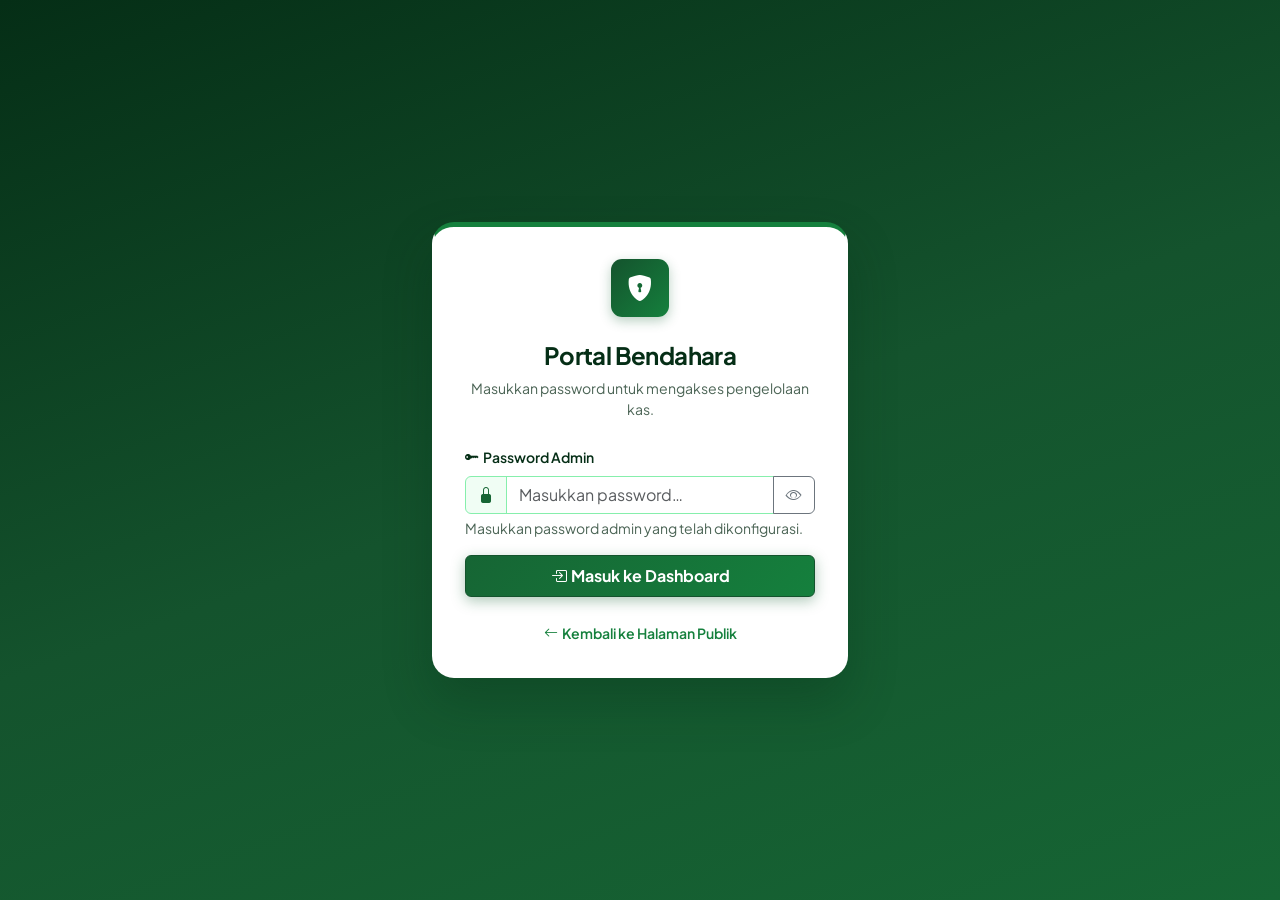
<file: admin.html>
<!DOCTYPE html>
<html lang="id">
<head>
  <meta charset="UTF-8">
  <meta name="viewport" content="width=device-width, initial-scale=1.0">
  <title>Dashboard Admin - Khodrat Bendahara</title>
  <link href="https://cdn.jsdelivr.net/npm/bootstrap@5.3.3/dist/css/bootstrap.min.css" rel="stylesheet">
  <link href="https://cdn.jsdelivr.net/npm/bootstrap-icons@1.11.3/font/bootstrap-icons.min.css" rel="stylesheet">
  <link href="assets/css/style.css" rel="stylesheet">
</head>
<body>

  <!-- Demo Banner -->
  <div id="demoNoticeBanner" class="demo-banner d-none">
    <i class="bi bi-exclamation-triangle-fill me-1"></i>
    Admin dalam <strong>Mode Demo (Data Lokal)</strong>.
    Hubungkan Google Spreadsheet di tab <strong>Pengaturan</strong>.
  </div>

  <!-- ══════════════════════════ HALAMAN LOGIN ══════════════════════════ -->
  <div id="loginScreen" class="d-none login-bg d-flex align-items-center justify-content-center py-5">
    <div class="container" style="max-width:440px;">
      <div class="login-card p-2">
        <div class="card-body p-4">

          <!-- Header Login -->
          <div class="text-center mb-4">
            <span class="brand-icon mx-auto mb-3" style="width:58px;height:58px;font-size:1.6rem;">
              <i class="bi bi-shield-lock-fill"></i>
            </span>
            <h4 class="fw-bold mt-2" style="color:var(--tx-heading);">Portal Bendahara</h4>
            <p style="color:var(--tx-muted);font-size:0.88rem;">Masukkan password untuk mengakses pengelolaan kas.</p>
          </div>

          <form id="formLogin">
            <div class="mb-3">
              <label for="adminPassword" class="form-label">
                <i class="bi bi-key-fill me-1"></i>Password Admin
              </label>
              <div class="input-group">
                <span class="input-group-text"><i class="bi bi-lock-fill"></i></span>
                <input type="password" class="form-control" id="adminPassword" placeholder="Masukkan password…" required>
                <button class="btn btn-outline-secondary" type="button" id="togglePasswordBtn">
                  <i class="bi bi-eye"></i>
                </button>
              </div>
              <div class="form-text mt-1" id="loginHint">
                <i class="bi bi-info-circle me-1"></i>Password default demo: <code>admin</code>
              </div>
            </div>

            <div id="loginError" class="alert alert-danger py-2 small d-none" role="alert"></div>

            <button type="submit" class="btn btn-green w-100 py-2" id="btnLoginSubmit">
              <span id="btnLoginText"><i class="bi bi-box-arrow-in-right me-1"></i>Masuk ke Dashboard</span>
              <span id="btnLoginSpinner" class="spinner-border spinner-border-sm d-none" role="status"></span>
            </button>
          </form>

          <div class="text-center mt-4">
            <a href="index.html" style="color:var(--g-700);font-size:0.88rem;font-weight:600;text-decoration:none;">
              <i class="bi bi-arrow-left me-1"></i>Kembali ke Halaman Publik
            </a>
          </div>
        </div>
      </div>
    </div>
  </div>

  <!-- ══════════════════════════ DASHBOARD ADMIN ══════════════════════════ -->
  <div id="adminApp" class="d-none">

    <!-- ── Navbar Admin ── -->
    <nav class="admin-navbar navbar navbar-expand-lg sticky-top py-2">
      <div class="container">
        <!-- Brand -->
        <a class="navbar-brand d-flex align-items-center gap-2 text-decoration-none" href="#">
          <span class="brand-icon"><i class="bi bi-wallet2"></i></span>
          <div class="lh-sm">
            <div class="fw-bold text-white" style="font-size:0.95rem;">Khodrat Bendahara</div>
            <div class="fw-semibold" style="font-size:0.7rem;color:var(--g-400);">
              <i class="bi bi-shield-check me-1"></i>Admin Panel
            </div>
          </div>
        </a>

        <div class="d-flex align-items-center gap-2 ms-auto">
          <!-- Filter Tahun -->
          <select class="admin-year-select form-select" id="adminFilterTahun"></select>
          <!-- Lihat Publik -->
          <a href="index.html" target="_blank"
             class="btn btn-admin-nav d-inline-flex align-items-center gap-1"
             title="Lihat Halaman Publik">
            <i class="bi bi-eye-fill"></i>
            <span class="d-none d-lg-inline">Publik</span>
          </a>
          <!-- Logout -->
          <button class="btn btn-admin-nav btn-admin-danger d-inline-flex align-items-center gap-1" id="btnLogout" title="Keluar dari Admin">
            <i class="bi bi-box-arrow-right"></i>
            <span class="d-none d-lg-inline">Keluar</span>
          </button>
        </div>
      </div>
    </nav>

    <!-- ── Main Admin ── -->
    <main class="py-4">
      <div class="container">

        <!-- Tab Navigasi -->
        <div class="d-flex flex-wrap align-items-center justify-content-between gap-3 mb-4">
          <ul class="nav nav-pills flex-wrap gap-1" id="adminTab" role="tablist">
            <li class="nav-item">
              <button class="nav-link active" data-bs-toggle="pill" data-bs-target="#tab-overview" type="button">
                <i class="bi bi-speedometer2 me-1"></i>Ringkasan
              </button>
            </li>
            <li class="nav-item">
              <button class="nav-link" data-bs-toggle="pill" data-bs-target="#tab-kas-masuk" type="button">
                <i class="bi bi-arrow-down-left-circle me-1"></i>Kas Masuk
              </button>
            </li>
            <li class="nav-item">
              <button class="nav-link" data-bs-toggle="pill" data-bs-target="#tab-kas-keluar" type="button">
                <i class="bi bi-arrow-up-right-circle me-1"></i>Kas Keluar
              </button>
            </li>
            <li class="nav-item">
              <button class="nav-link" data-bs-toggle="pill" data-bs-target="#tab-anggota" type="button">
                <i class="bi bi-people me-1"></i>Anggota
              </button>
            </li>
            <li class="nav-item">
              <button class="nav-link" data-bs-toggle="pill" data-bs-target="#tab-pengaturan" type="button">
                <i class="bi bi-gear me-1"></i>Pengaturan
              </button>
            </li>
          </ul>

          <button class="btn btn-outline-secondary btn-sm" id="btnAdminRefresh">
            <i class="bi bi-arrow-clockwise me-1" id="adminRefreshIcon"></i>Muat Ulang
          </button>
        </div>

        <!-- Tab Content -->
        <div class="tab-content" id="adminTabContent">

          <!-- ═══ TAB 1: OVERVIEW ═══ -->
          <div class="tab-pane fade show active" id="tab-overview" role="tabpanel">

            <!-- Kartu Stat Overview -->
            <div class="row g-3 mb-4">
              <div class="col-md-4">
                <div class="card stat-card h-100 border-0">
                  <div class="card-body p-4 d-flex justify-content-between align-items-center gap-3">
                    <div>
                      <div class="card-label mb-1">Total Pemasukan</div>
                      <div class="fw-bold mb-1" id="ovStatMasuk" style="font-size:1.5rem;color:var(--clr-income);">Rp 0</div>
                      <div style="font-size:0.8rem;color:var(--tx-muted);" id="ovSubMasuk">0 transaksi</div>
                    </div>
                    <div class="icon-box" style="background:var(--clr-income-bg);color:var(--clr-income);">
                      <i class="bi bi-arrow-down-left-circle-fill"></i>
                    </div>
                  </div>
                </div>
              </div>
              <div class="col-md-4">
                <div class="card stat-card h-100 border-0">
                  <div class="card-body p-4 d-flex justify-content-between align-items-center gap-3">
                    <div>
                      <div class="card-label mb-1">Total Pengeluaran</div>
                      <div class="fw-bold mb-1" id="ovStatKeluar" style="font-size:1.5rem;color:var(--clr-expense);">Rp 0</div>
                      <div style="font-size:0.8rem;color:var(--tx-muted);" id="ovSubKeluar">0 pengeluaran</div>
                    </div>
                    <div class="icon-box" style="background:var(--clr-expense-bg);color:var(--clr-expense);">
                      <i class="bi bi-arrow-up-right-circle-fill"></i>
                    </div>
                  </div>
                </div>
              </div>
              <div class="col-md-4">
                <div class="card stat-card stat-saldo h-100 border-0">
                  <div class="card-body p-4 d-flex justify-content-between align-items-center gap-3">
                    <div>
                      <div class="d-flex align-items-center gap-2 mb-1">
                        <span class="card-label">Saldo Aktual</span>
                        <span class="saldo-badge">TERSEDIA</span>
                      </div>
                      <div class="card-value fw-bold mb-1" style="font-size:1.5rem;" id="ovStatSaldo">Rp 0</div>
                      <div class="card-sub" style="font-size:0.8rem;">Total akumulasi dana</div>
                    </div>
                    <div class="icon-box"><i class="bi bi-safe2-fill"></i></div>
                  </div>
                </div>
              </div>
            </div>

            <!-- Aksi Cepat -->
            <div class="content-card mb-4">
              <div class="card-header">
                <div class="card-title">
                  <i class="bi bi-lightning-charge-fill" style="color:var(--clr-amber);"></i>
                  Aksi Cepat Bendahara
                </div>
              </div>
              <div class="card-body d-flex flex-wrap gap-2">
                <button class="btn btn-green d-inline-flex align-items-center gap-2" onclick="openModalTambahKasMasuk()">
                  <i class="bi bi-plus-circle-fill"></i>Catat Kas Masuk Manual
                </button>
                <button class="btn btn-danger d-inline-flex align-items-center gap-2" onclick="openModalTambahKasKeluar()">
                  <i class="bi bi-dash-circle-fill"></i>Catat Pengeluaran Baru
                </button>
                <button class="btn btn-outline-green d-inline-flex align-items-center gap-2" onclick="openModalTambahAnggota()">
                  <i class="bi bi-person-plus-fill"></i>Tambah Anggota
                </button>
                <a href="index.html" target="_blank" class="btn btn-outline-secondary d-inline-flex align-items-center gap-2">
                  <i class="bi bi-eye"></i>Cek Tampilan Publik
                </a>
              </div>
            </div>
          </div>

          <!-- ═══ TAB 2: KAS MASUK ═══ -->
          <div class="tab-pane fade" id="tab-kas-masuk" role="tabpanel">

            <!-- Matriks Checklist -->
            <div class="content-card mb-4">
              <div class="card-header d-flex flex-wrap align-items-start justify-content-between gap-2">
                <div>
                  <div class="card-title">
                    <i class="bi bi-grid-3x3-gap-fill" style="color:var(--g-700);"></i>
                    Matriks Checklist Kas Masuk
                  </div>
                  <div class="card-subtitle">Klik tombol bulan untuk mengubah status Lunas / Belum Lunas secara instan.</div>
                </div>
                <button class="btn btn-green btn-sm d-inline-flex align-items-center gap-1" onclick="openModalTambahKasMasuk()">
                  <i class="bi bi-pencil-square"></i>Input Manual
                </button>
              </div>
              <div class="card-body p-0">
                <div class="table-matrix-wrapper">
                  <table class="table table-bordered table-matrix mb-0">
                    <thead class="thead-green">
                      <tr>
                        <th><i class="bi bi-person-fill me-1"></i>Nama Anggota</th>
                        <th>Jan</th><th>Feb</th><th>Mar</th><th>Apr</th><th>Mei</th><th>Jun</th>
                        <th>Jul</th><th>Agu</th><th>Sep</th><th>Okt</th><th>Nov</th><th>Des</th>
                        <th><i class="bi bi-coin me-1"></i>Terbayar</th>
                      </tr>
                    </thead>
                    <tbody id="adminTableMatrixBody"></tbody>
                  </table>
                </div>
              </div>
            </div>

            <!-- Riwayat Kas Masuk -->
            <div class="content-card">
              <div class="card-header d-flex flex-wrap align-items-center justify-content-between gap-2">
                <div class="card-title">
                  <i class="bi bi-clock-history" style="color:var(--g-700);"></i>
                  Riwayat Detail Transaksi Kas Masuk
                </div>
                <div class="input-group input-group-sm" style="width:210px;">
                  <span class="input-group-text"><i class="bi bi-search"></i></span>
                  <input type="text" id="searchRiwayatKasMasuk" class="form-control" placeholder="Cari nama anggota…">
                </div>
              </div>
              <div class="card-body p-0">
                <div class="table-responsive">
                  <table class="table table-hover align-middle mb-0">
                    <thead class="thead-green">
                      <tr>
                        <th class="ps-3"><i class="bi bi-calendar-date me-1"></i>Tanggal</th>
                        <th><i class="bi bi-person me-1"></i>Nama Anggota</th>
                        <th><i class="bi bi-calendar-month me-1"></i>Periode</th>
                        <th class="text-end"><i class="bi bi-cash-coin me-1"></i>Nominal</th>
                        <th><i class="bi bi-credit-card me-1"></i>Metode</th>
                        <th><i class="bi bi-chat-left-text me-1"></i>Keterangan</th>
                        <th class="text-center" style="width:70px;"><i class="bi bi-tools me-1"></i>Aksi</th>
                      </tr>
                    </thead>
                    <tbody id="tableRiwayatKasMasukBody"></tbody>
                  </table>
                </div>
              </div>
            </div>
          </div>

          <!-- ═══ TAB 3: KAS KELUAR ═══ -->
          <div class="tab-pane fade" id="tab-kas-keluar" role="tabpanel">
            <div class="content-card">
              <div class="card-header d-flex flex-wrap align-items-start justify-content-between gap-2">
                <div>
                  <div class="card-title">
                    <i class="bi bi-receipt-cutoff" style="color:var(--clr-expense);"></i>
                    Daftar Pengeluaran Dana
                  </div>
                  <div class="card-subtitle">Kelola seluruh rincian uang kas yang dikeluarkan.</div>
                </div>
                <button class="btn btn-danger btn-sm d-inline-flex align-items-center gap-1" onclick="openModalTambahKasKeluar()">
                  <i class="bi bi-plus-lg"></i>Tambah Pengeluaran
                </button>
              </div>
              <div class="card-body p-0">
                <div class="table-responsive">
                  <table class="table table-hover align-middle mb-0">
                    <thead class="thead-green">
                      <tr>
                        <th class="ps-3" style="width:120px;"><i class="bi bi-calendar-date me-1"></i>Tanggal</th>
                        <th><i class="bi bi-tag me-1"></i>Kategori</th>
                        <th><i class="bi bi-card-text me-1"></i>Keperluan</th>
                        <th class="text-end" style="width:130px;"><i class="bi bi-cash-coin me-1"></i>Nominal</th>
                        <th><i class="bi bi-person-badge me-1"></i>Penanggung Jawab</th>
                        <th class="text-center" style="width:85px;"><i class="bi bi-image me-1"></i>Bukti</th>
                        <th class="text-center" style="width:70px;"><i class="bi bi-tools me-1"></i>Aksi</th>
                      </tr>
                    </thead>
                    <tbody id="adminTablePengeluaranBody"></tbody>
                  </table>
                </div>
                <div id="adminEmptyPengeluaran" class="empty-state d-none">
                  <i class="bi bi-folder2-open empty-icon"></i>
                  <p>Belum ada catatan pengeluaran untuk periode ini.</p>
                </div>
              </div>
            </div>
          </div>

          <!-- ═══ TAB 4: DATA ANGGOTA ═══ -->
          <div class="tab-pane fade" id="tab-anggota" role="tabpanel">
            <div class="content-card">
              <div class="card-header d-flex flex-wrap align-items-start justify-content-between gap-2">
                <div>
                  <div class="card-title">
                    <i class="bi bi-people-fill" style="color:var(--g-700);"></i>
                    Manajemen Anggota Kas
                  </div>
                  <div class="card-subtitle">Daftar anggota yang terdaftar dalam iuran kas.</div>
                </div>
                <button class="btn btn-green btn-sm d-inline-flex align-items-center gap-1" onclick="openModalTambahAnggota()">
                  <i class="bi bi-person-plus-fill"></i>Tambah Anggota
                </button>
              </div>
              <div class="card-body p-0">
                <div class="table-responsive">
                  <table class="table table-hover align-middle mb-0">
                    <thead class="thead-green">
                      <tr>
                        <th class="ps-3" style="width:80px;"><i class="bi bi-hash me-1"></i>ID</th>
                        <th><i class="bi bi-person me-1"></i>Nama Anggota</th>
                        <th><i class="bi bi-whatsapp me-1"></i>No. WhatsApp / HP</th>
                        <th><i class="bi bi-toggle-on me-1"></i>Status</th>
                        <th class="text-center" style="width:120px;"><i class="bi bi-tools me-1"></i>Aksi</th>
                      </tr>
                    </thead>
                    <tbody id="adminTableAnggotaBody"></tbody>
                  </table>
                </div>
              </div>
            </div>
          </div>

          <!-- ═══ TAB 5: PENGATURAN ═══ -->
          <div class="tab-pane fade" id="tab-pengaturan" role="tabpanel">
            <div class="row g-4">

              <!-- Kol Kiri: Integrasi GAS -->
              <div class="col-lg-7">
                <div class="content-card h-100">
                  <div class="card-header">
                    <div class="card-title">
                      <i class="bi bi-table" style="color:var(--clr-income);"></i>
                      Integrasi Google Spreadsheet
                    </div>
                    <div class="card-subtitle">Hubungkan ke Google Apps Script Web App sebagai database.</div>
                  </div>
                  <div class="card-body">
                    <p style="color:var(--tx-muted);font-size:0.88rem;">
                      Seluruh data kas akan tersimpan di Google Drive Anda secara otomatis. Tanpa biaya hosting tambahan.
                    </p>
                    <form id="formApiUrl" class="mb-4">
                      <div class="mb-3">
                        <label class="form-label">
                          <i class="bi bi-link-45deg me-1"></i>Web App URL Google Apps Script
                        </label>
                        <div class="input-group">
                          <span class="input-group-text"><i class="bi bi-globe"></i></span>
                          <input type="url" class="form-control" id="inputGasUrl" placeholder="https://script.google.com/macros/s/…/exec">
                        </div>
                        <div class="form-text">Kosongkan untuk kembali ke Mode Demo (data lokal browser).</div>
                      </div>
                      <div class="d-flex gap-2">
                        <button type="submit" class="btn btn-green btn-sm px-3">
                          <i class="bi bi-floppy-fill me-1"></i>Simpan URL API
                        </button>
                        <button type="button" class="btn btn-outline-secondary btn-sm" id="btnTestApi">
                          <i class="bi bi-wifi me-1"></i>Uji Koneksi
                        </button>
                      </div>
                    </form>

                    <div class="alert alert-info border-0 p-3 mb-0" style="font-size:0.85rem;">
                      <strong><i class="bi bi-info-circle-fill me-1"></i>Cara Setup Cepat:</strong>
                      <ol class="mb-0 ps-3 mt-2">
                        <li>Buka Google Sheets baru di <em>sheets.new</em>.</li>
                        <li>Pilih <strong>Ekstensi &gt; Apps Script</strong>.</li>
                        <li>Paste seluruh isi file <code>google-apps-script/Code.gs</code>.</li>
                        <li>Klik <strong>Deploy &gt; New deployment &gt; Web app</strong>.</li>
                        <li>Pilih <em>Who has access: <strong>Anyone</strong></em>, salin URL → tempel di atas.</li>
                      </ol>
                    </div>
                  </div>
                </div>
              </div>

              <!-- Kol Kanan: Pengaturan Kas & Akun -->
              <div class="col-lg-5 d-flex flex-column gap-4">

                <!-- Info Kas -->
                <div class="content-card">
                  <div class="card-header">
                    <div class="card-title">
                      <i class="bi bi-sliders" style="color:var(--g-700);"></i>
                      Info &amp; Iuran Kas
                    </div>
                  </div>
                  <div class="card-body">
                    <form id="formPengaturanKas">
                      <div class="mb-3">
                        <label class="form-label"><i class="bi bi-building me-1"></i>Nama Organisasi / Kas</label>
                        <input type="text" class="form-control" id="setOrgName" required>
                      </div>
                      <div class="mb-3">
                        <label class="form-label"><i class="bi bi-cash-coin me-1"></i>Besaran Iuran per Bulan (Rp)</label>
                        <div class="input-group">
                          <span class="input-group-text">Rp</span>
                          <input type="number" class="form-control" id="setIuranNominal" required>
                        </div>
                      </div>
                      <button type="submit" class="btn btn-green btn-sm px-3">
                        <i class="bi bi-floppy-fill me-1"></i>Simpan Pengaturan
                      </button>
                    </form>
                  </div>
                </div>

                <!-- Ganti Password -->
                <div class="content-card">
                  <div class="card-header">
                    <div class="card-title">
                      <i class="bi bi-shield-lock-fill" style="color:var(--clr-amber);"></i>
                      Ganti Password Admin
                    </div>
                  </div>
                  <div class="card-body">
                    <form id="formGantiPassword">
                      <div class="mb-3">
                        <label class="form-label"><i class="bi bi-key-fill me-1"></i>Password Baru</label>
                        <input type="password" class="form-control" id="setNewPassword" required minlength="4" placeholder="Minimal 4 karakter…">
                      </div>
                      <button type="submit" class="btn btn-warning btn-sm px-3">
                        <i class="bi bi-key me-1"></i>Perbarui Password
                      </button>
                    </form>
                  </div>
                </div>

                <!-- Reset Demo -->
                <div class="content-card">
                  <div class="card-body">
                    <h6 class="fw-bold mb-1" style="color:var(--clr-expense);">
                      <i class="bi bi-exclamation-triangle-fill me-1"></i>Reset Data Demo
                    </h6>
                    <p class="form-text mb-3">Kembalikan data simulasi ke kondisi awal (hanya Mode Demo).</p>
                    <button class="btn btn-outline-danger btn-sm" id="btnResetDemo">
                      <i class="bi bi-arrow-counterclockwise me-1"></i>Reset Data Demo
                    </button>
                  </div>
                </div>

              </div>
            </div>
          </div>

        </div><!-- /tab-content -->
      </div>
    </main>
  </div><!-- /adminApp -->

  <!-- ═════════════════════ MODALS ═════════════════════ -->

  <!-- Modal Catat Kas Masuk -->
  <div class="modal fade" id="modalTambahKasMasuk" tabindex="-1">
    <div class="modal-dialog">
      <div class="modal-content">
        <div class="modal-header">
          <h5 class="modal-title">
            <i class="bi bi-plus-circle-fill me-2" style="color:var(--clr-income);"></i>Catat Kas Masuk
          </h5>
          <button type="button" class="btn-close" data-bs-dismiss="modal"></button>
        </div>
        <form id="formTambahKasMasuk">
          <div class="modal-body">
            <div class="mb-3">
              <label class="form-label"><i class="bi bi-person me-1"></i>Pilih Anggota</label>
              <select class="form-select" id="kmInputAnggota" required></select>
            </div>
            <div class="row g-2 mb-3">
              <div class="col-6">
                <label class="form-label"><i class="bi bi-calendar-month me-1"></i>Untuk Bulan</label>
                <select class="form-select" id="kmInputBulan" required>
                  <option value="1">Januari</option><option value="2">Februari</option>
                  <option value="3">Maret</option><option value="4">April</option>
                  <option value="5">Mei</option><option value="6">Juni</option>
                  <option value="7">Juli</option><option value="8">Agustus</option>
                  <option value="9">September</option><option value="10">Oktober</option>
                  <option value="11">November</option><option value="12">Desember</option>
                </select>
              </div>
              <div class="col-6">
                <label class="form-label"><i class="bi bi-calendar-year me-1"></i>Tahun</label>
                <input type="number" class="form-control" id="kmInputTahun" required>
              </div>
            </div>
            <div class="row g-2 mb-3">
              <div class="col-6">
                <label class="form-label"><i class="bi bi-cash-coin me-1"></i>Nominal (Rp)</label>
                <div class="input-group">
                  <span class="input-group-text">Rp</span>
                  <input type="number" class="form-control" id="kmInputNominal" required>
                </div>
              </div>
              <div class="col-6">
                <label class="form-label"><i class="bi bi-credit-card me-1"></i>Metode Bayar</label>
                <select class="form-select" id="kmInputMetode">
                  <option value="Tunai">Tunai</option>
                  <option value="Transfer">Transfer Bank / QRIS</option>
                </select>
              </div>
            </div>
            <div class="mb-3">
              <label class="form-label"><i class="bi bi-calendar-date me-1"></i>Tanggal Bayar</label>
              <input type="date" class="form-control" id="kmInputTanggal" required>
            </div>
            <div class="mb-3">
              <label class="form-label"><i class="bi bi-chat-left-text me-1"></i>Keterangan (Opsional)</label>
              <input type="text" class="form-control" id="kmInputKeterangan" placeholder="Misal: Titip lewat si A">
            </div>
          </div>
          <div class="modal-footer">
            <button type="button" class="btn btn-secondary btn-sm" data-bs-dismiss="modal">
              <i class="bi bi-x-lg me-1"></i>Batal
            </button>
            <button type="submit" class="btn btn-green btn-sm px-3" id="btnSubmitKasMasuk">
              <i class="bi bi-check-lg me-1"></i>Simpan Transaksi
            </button>
          </div>
        </form>
      </div>
    </div>
  </div>

  <!-- Modal Catat Kas Keluar -->
  <div class="modal fade" id="modalTambahKasKeluar" tabindex="-1">
    <div class="modal-dialog">
      <div class="modal-content">
        <div class="modal-header">
          <h5 class="modal-title">
            <i class="bi bi-dash-circle-fill me-2" style="color:var(--clr-expense);"></i>Catat Pengeluaran Dana
          </h5>
          <button type="button" class="btn-close" data-bs-dismiss="modal"></button>
        </div>
        <form id="formTambahKasKeluar">
          <div class="modal-body">
            <div class="mb-3">
              <label class="form-label"><i class="bi bi-card-text me-1"></i>Keperluan / Kebutuhan</label>
              <input type="text" class="form-control" id="kkInputKeperluan" placeholder="Misal: Pembelian konsumsi rapat bulanan" required>
            </div>
            <div class="row g-2 mb-3">
              <div class="col-6">
                <label class="form-label"><i class="bi bi-tag me-1"></i>Kategori</label>
                <input type="text" class="form-control" id="kkInputKategori" list="kategoriList" placeholder="Pilih / Ketik…" required>
                <datalist id="kategoriList">
                  <option value="Konsumsi"><option value="Operasional">
                  <option value="Sosial"><option value="Perlengkapan">
                  <option value="Kegiatan"><option value="Lainnya">
                </datalist>
              </div>
              <div class="col-6">
                <label class="form-label"><i class="bi bi-cash-coin me-1"></i>Nominal (Rp)</label>
                <div class="input-group">
                  <span class="input-group-text">Rp</span>
                  <input type="number" class="form-control" id="kkInputNominal" placeholder="0" required>
                </div>
              </div>
            </div>
            <div class="row g-2 mb-3">
              <div class="col-6">
                <label class="form-label"><i class="bi bi-calendar-date me-1"></i>Tanggal</label>
                <input type="date" class="form-control" id="kkInputTanggal" required>
              </div>
              <div class="col-6">
                <label class="form-label"><i class="bi bi-person-badge me-1"></i>Penanggung Jawab</label>
                <input type="text" class="form-control" id="kkInputPj" placeholder="Nama yang membelanjakan">
              </div>
            </div>
            <div class="mb-3">
              <label class="form-label"><i class="bi bi-image me-1"></i>Tautan Bukti Nota / Foto (Opsional)</label>
              <input type="url" class="form-control" id="kkInputBuktiUrl" placeholder="https://drive.google.com/… atau tautan gambar">
              <div class="form-text">Gunakan link Google Drive publik, Imgur, atau cloud lain.</div>
            </div>
            <div class="mb-3">
              <label class="form-label"><i class="bi bi-chat-left-text me-1"></i>Keterangan Tambahan (Opsional)</label>
              <textarea class="form-control" id="kkInputKeterangan" rows="2" placeholder="Rincian tambahan…"></textarea>
            </div>
          </div>
          <div class="modal-footer">
            <button type="button" class="btn btn-secondary btn-sm" data-bs-dismiss="modal">
              <i class="bi bi-x-lg me-1"></i>Batal
            </button>
            <button type="submit" class="btn btn-danger btn-sm px-3" id="btnSubmitKasKeluar">
              <i class="bi bi-check-lg me-1"></i>Simpan Pengeluaran
            </button>
          </div>
        </form>
      </div>
    </div>
  </div>

  <!-- Modal Tambah / Edit Anggota -->
  <div class="modal fade" id="modalAnggota" tabindex="-1">
    <div class="modal-dialog">
      <div class="modal-content">
        <div class="modal-header">
          <h5 class="modal-title" id="modalAnggotaTitle">
            <i class="bi bi-person-plus-fill me-2" style="color:var(--g-700);"></i>Tambah Anggota
          </h5>
          <button type="button" class="btn-close" data-bs-dismiss="modal"></button>
        </div>
        <form id="formAnggota">
          <input type="hidden" id="anggotaEditId">
          <div class="modal-body">
            <div class="mb-3">
              <label class="form-label"><i class="bi bi-person me-1"></i>Nama Lengkap</label>
              <input type="text" class="form-control" id="anggotaInputNama" required placeholder="Nama anggota">
            </div>
            <div class="mb-3">
              <label class="form-label"><i class="bi bi-whatsapp me-1"></i>Nomor WhatsApp / HP</label>
              <div class="input-group">
                <span class="input-group-text"><i class="bi bi-telephone"></i></span>
                <input type="tel" class="form-control" id="anggotaInputNoHp" placeholder="08xxxxxxxxxx">
              </div>
            </div>
            <div class="mb-3">
              <label class="form-label"><i class="bi bi-toggle-on me-1"></i>Status Anggota</label>
              <select class="form-select" id="anggotaInputStatus">
                <option value="Aktif">Aktif</option>
                <option value="Nonaktif">Nonaktif</option>
              </select>
            </div>
          </div>
          <div class="modal-footer">
            <button type="button" class="btn btn-secondary btn-sm" data-bs-dismiss="modal">
              <i class="bi bi-x-lg me-1"></i>Batal
            </button>
            <button type="submit" class="btn btn-green btn-sm px-3" id="btnSubmitAnggota">
              <i class="bi bi-check-lg me-1"></i>Simpan
            </button>
          </div>
        </form>
      </div>
    </div>
  </div>

  <script src="https://cdn.jsdelivr.net/npm/bootstrap@5.3.3/dist/js/bootstrap.bundle.min.js"></script>
  <script src="assets/js/config.js"></script>
  <script src="assets/js/api.js"></script>
  <script src="assets/js/admin.js"></script>
</body>
</html>
</file>
<file: assets/css/style.css>
/* =========================================================
   Khodrat Bendahara - Forest Green Professional Theme
   Hijau Petang · Kontras Tinggi · Bootstrap Icons
   ========================================================= */

@import url('https://fonts.googleapis.com/css2?family=Plus+Jakarta+Sans:wght@400;500;600;700;800&display=swap');

:root {
  /* ── Forest Green Palette ── */
  --g-950: #052e16;  /* hitam hijau, teks utama dark bg */
  --g-900: #14532d;  /* hijau gelap pekat */
  --g-800: #166534;  /* hijau petang utama */
  --g-700: #15803d;  /* primary CTA */
  --g-600: #16a34a;  /* hover/aksen */
  --g-500: #22c55e;  /* highlight aktif */
  --g-400: #4ade80;
  --g-200: #bbf7d0;
  --g-100: #dcfce7;
  --g-50:  #f0fdf4;

  /* ── Semantic Status ── */
  --clr-income:      #16a34a;   /* pemasukan */
  --clr-income-bg:   #dcfce7;
  --clr-expense:     #b91c1c;   /* pengeluaran */
  --clr-expense-bg:  #fee2e2;
  --clr-amber:       #d97706;
  --clr-amber-bg:    #fef3c7;
  --clr-info:        #0369a1;
  --clr-info-bg:     #e0f2fe;

  /* ── Neutral / Surface ── */
  --bg-app:          #f3f8f5;   /* latar halaman, tinted hijau sangat pucat */
  --surface:         #ffffff;
  --surface-2:       #f0fdf4;   /* card header / strip */
  --border:          #d1fae5;   /* border halus */
  --border-strong:   #86efac;

  /* ── Teks (kontras tinggi) ── */
  --tx-heading:  #052e16;   /* teks judul di bg terang */
  --tx-body:     #1a2e1d;   /* teks isi di bg terang */
  --tx-muted:    #4b6455;   /* teks sekunder di bg terang */
  --tx-on-dark:  #ffffff;   /* teks di bg hijau gelap */
  --tx-on-dark-2: #bbf7d0; /* teks sekunder di bg hijau gelap */

  /* ── Radius ── */
  --r-sm:  8px;
  --r-md:  12px;
  --r-lg:  16px;
  --r-xl:  22px;

  /* ── Shadows ── */
  --sh-card:  0 2px 12px rgba(5, 46, 22, 0.06), 0 1px 3px rgba(5, 46, 22, 0.04);
  --sh-hover: 0 10px 28px rgba(5, 46, 22, 0.12), 0 3px 8px rgba(5, 46, 22, 0.06);
  --sh-glow:  0 4px 14px rgba(22, 101, 52, 0.35);
}

/* ══════════════ Base ══════════════ */
*, *::before, *::after { box-sizing: border-box; }

body {
  font-family: 'Plus Jakarta Sans', -apple-system, BlinkMacSystemFont, 'Segoe UI', Roboto, sans-serif;
  background-color: var(--bg-app);
  color: var(--tx-body);
  min-height: 100vh;
  display: flex;
  flex-direction: column;
  -webkit-font-smoothing: antialiased;
}

main { flex: 1 0 auto; }

h1, h2, h3, h4, h5, h6 {
  color: var(--tx-heading);
  font-weight: 700;
  letter-spacing: -0.025em;
}

a { color: var(--g-700); }
a:hover { color: var(--g-600); }

/* ══════════════ Navbar (Putih + garis bawah hijau) ══════════════ */
.navbar-green {
  background-color: var(--surface);
  border-bottom: 2px solid var(--border);
  box-shadow: 0 2px 10px rgba(5, 46, 22, 0.05);
}

.navbar-brand { font-weight: 800; letter-spacing: -0.5px; }

/* Brand icon – latar hijau gelap, ikon putih */
.brand-icon {
  background: linear-gradient(135deg, var(--g-900) 0%, var(--g-700) 100%);
  color: var(--tx-on-dark);
  width: 42px; height: 42px;
  border-radius: 11px;
  display: inline-flex;
  align-items: center; justify-content: center;
  font-size: 1.2rem;
  box-shadow: 0 4px 12px rgba(22, 101, 52, 0.3);
  flex-shrink: 0;
}

/* Nav links – teks gelap di bg putih */
.nav-link {
  color: var(--tx-muted) !important;
  font-weight: 600;
  font-size: 0.9rem;
  padding: 0.5rem 0.85rem !important;
  border-radius: var(--r-sm);
  transition: all 0.2s;
}
.nav-link:hover, .nav-link.active {
  color: var(--g-800) !important;
  background-color: var(--g-50);
}

/* ══════════════ Hero Banner (Hijau Petang) ══════════════ */
.hero-green {
  background: linear-gradient(135deg, var(--g-950) 0%, var(--g-900) 45%, var(--g-800) 100%);
  border-radius: var(--r-xl);
  position: relative;
  overflow: hidden;
  border: 1px solid rgba(255,255,255,0.08);
  box-shadow: 0 12px 32px rgba(5, 46, 22, 0.22);
}
.hero-green::before {
  content: "";
  position: absolute; top: -70px; right: -70px;
  width: 300px; height: 300px; border-radius: 50%;
  background: radial-gradient(circle, rgba(74, 222, 128, 0.2) 0%, transparent 70%);
  pointer-events: none;
}
.hero-green::after {
  content: "";
  position: absolute; bottom: -90px; left: 15%;
  width: 260px; height: 260px; border-radius: 50%;
  background: radial-gradient(circle, rgba(255,255,255,0.08) 0%, transparent 70%);
  pointer-events: none;
}

/* Teks di dalam hero – SELALU PUTIH dengan kontras cukup */
.hero-green .hero-label {
  display: inline-flex; align-items: center; gap: 6px;
  background: rgba(255,255,255,0.15);
  color: var(--tx-on-dark);
  border: 1px solid rgba(255,255,255,0.25);
  padding: 0.4rem 1rem;
  border-radius: 9999px;
  font-size: 0.82rem; font-weight: 600;
}
.hero-green .hero-title {
  color: var(--tx-on-dark) !important;
  text-shadow: 0 2px 8px rgba(0,0,0,0.25);
}
.hero-green .hero-desc {
  color: var(--tx-on-dark-2);
  font-size: 0.97rem; line-height: 1.65;
}
.hero-green .hero-meta {
  display: inline-flex; align-items: center; gap: 8px;
  background: rgba(255,255,255,0.12);
  border: 1px solid rgba(255,255,255,0.2);
  color: var(--tx-on-dark);
  padding: 0.5rem 1rem; border-radius: 10px;
  font-size: 0.84rem; font-weight: 500;
}
.hero-green .hero-meta strong { color: var(--g-400); }

/* ══════════════ Stat Cards ══════════════ */
.stat-card {
  background: var(--surface);
  border-radius: var(--r-lg);
  border: 1px solid var(--border);
  box-shadow: var(--sh-card);
  transition: transform 0.2s cubic-bezier(.16,1,.3,1), box-shadow 0.2s;
  overflow: hidden;
}
.stat-card:hover { transform: translateY(-3px); box-shadow: var(--sh-hover); }

.stat-card .card-label {
  color: var(--tx-muted);
  font-size: 0.78rem;
  font-weight: 700;
  text-transform: uppercase;
  letter-spacing: 0.06em;
}

.icon-box {
  width: 52px; height: 52px;
  border-radius: 13px;
  display: flex; align-items: center; justify-content: center;
  font-size: 1.5rem;
  flex-shrink: 0;
}

/* Kartu Saldo Utama – hijau petang */
.stat-saldo {
  background: linear-gradient(135deg, var(--g-900) 0%, var(--g-800) 60%, var(--g-700) 100%);
  border: 1px solid rgba(255,255,255,0.1);
  box-shadow: 0 8px 24px rgba(5, 46, 22, 0.28);
}
.stat-saldo .card-label { color: var(--g-200) !important; }
.stat-saldo .card-value { color: var(--tx-on-dark) !important; }
.stat-saldo .card-sub   { color: var(--tx-on-dark-2) !important; }
.stat-saldo .icon-box {
  background: rgba(255,255,255,0.15);
  color: var(--g-400);
}
.saldo-badge {
  background: rgba(255,255,255,0.18);
  color: #ffffff;
  font-size: 0.7rem; font-weight: 700;
  padding: 2px 8px;
  border-radius: 6px;
  letter-spacing: 0.04em;
}

/* ══════════════ Content Cards ══════════════ */
.content-card {
  border-radius: var(--r-lg);
  border: 1px solid var(--border);
  background: var(--surface);
  box-shadow: var(--sh-card);
  overflow: hidden;
}
.content-card .card-header {
  background: var(--surface-2);
  border-bottom: 1px solid var(--border);
  padding: 1.1rem 1.4rem;
}
.content-card .card-header .card-title {
  color: var(--tx-heading);
  font-size: 1rem;
  font-weight: 700;
  margin: 0;
  display: flex; align-items: center; gap: 8px;
}
.content-card .card-header .card-subtitle {
  color: var(--tx-muted);
  font-size: 0.82rem;
  margin-top: 2px;
}
.content-card .card-body { padding: 1.4rem; }
.content-card .card-footer {
  background: var(--surface-2);
  border-top: 1px solid var(--border);
  padding: 0.85rem 1.4rem;
}

/* ══════════════ Filter Tahun (Landing Page) ══════════════ */
.form-select.fw-semibold {
  padding: 0.45rem 2.2rem 0.45rem 0.75rem; /* Padding kanan lebih besar untuk arrow */
}

/* ══════════════ Tabel Umum ══════════════ */
/* Header tabel – hijau petang, teks putih */
.thead-green th {
  background: linear-gradient(135deg, var(--g-900) 0%, var(--g-800) 100%);
  color: var(--tx-on-dark);
  font-size: 0.8rem;
  font-weight: 700;
  text-transform: uppercase;
  letter-spacing: 0.04em;
  border: none;
  padding: 0.8rem 0.75rem;
}

/* Row hover – latar hijau sangat pucat */
.table tbody tr { transition: background 0.15s; }
.table tbody tr:hover td { background-color: var(--g-50) !important; }

/* Cell text – selalu gelap, kontras di bg putih/pucat */
.table td {
  color: var(--tx-body);
  vertical-align: middle;
  border-color: var(--border);
}

/* ══════════════ Matriks Kas Anggota ══════════════ */
.table-matrix-wrapper {
  overflow-x: auto;
  scrollbar-width: thin;
  scrollbar-color: var(--g-400) var(--g-50);
}
.table-matrix-wrapper::-webkit-scrollbar { height: 5px; }
.table-matrix-wrapper::-webkit-scrollbar-track { background: var(--g-50); }
.table-matrix-wrapper::-webkit-scrollbar-thumb { background: var(--g-400); border-radius: 999px; }

.table-matrix { min-width: 880px; }
.table-matrix th,
.table-matrix td {
  text-align: center;
  vertical-align: middle;
  padding: 0.7rem 0.45rem;
  font-size: 0.86rem;
  border-color: var(--border);
}
/* Kolom nama – sticky, latar putih */
.table-matrix th:first-child,
.table-matrix td:first-child {
  text-align: left;
  position: sticky; left: 0;
  background: var(--surface);
  z-index: 2;
  font-weight: 700;
  color: var(--tx-heading);
  min-width: 180px;
  box-shadow: 2px 0 6px -2px rgba(5,46,22,0.08);
}
.table-matrix .thead-green th:first-child { background: var(--g-950); }
.table-matrix tbody tr:hover td:first-child { background: var(--g-50) !important; }

/* ── Badge Status Bayar ── */
.badge-paid {
  display: inline-flex; align-items: center; gap: 4px;
  background: var(--clr-income-bg);
  color: var(--g-900);        /* teks hijau gelap di bg hijau muda → kontras */
  border: 1px solid var(--g-200);
  border-radius: 6px;
  padding: 0.32rem 0.55rem;
  font-weight: 700; font-size: 0.8rem;
}
.badge-unpaid {
  display: inline-flex; align-items: center; gap: 4px;
  background: #f8f8f8;
  color: #6b7280;             /* abu gelap di bg putih → kontras */
  border: 1px dashed #d1d5db;
  border-radius: 6px;
  padding: 0.32rem 0.55rem;
  font-weight: 500; font-size: 0.8rem;
}

/* ── Toggle Button Checklist (Admin) ── */
/* Tombol checklist kas masuk dengan desain modern profesional */
.btn-toggle-kas {
  display: inline-flex; 
  align-items: center; 
  justify-content: center;
  width: 36px;
  height: 36px;
  padding: 0;
  font-size: 1rem;
  font-weight: 700;
  border-radius: 8px;
  cursor: pointer;
  transition: all 0.2s cubic-bezier(0.4, 0, 0.2, 1);
  border: none;
  outline: none;
}

/* Status Lunas - Hijau dengan icon check */
.btn-toggle-kas.paid {
  background: linear-gradient(135deg, var(--g-700) 0%, var(--g-600) 100%);
  color: #ffffff;
  box-shadow: 0 2px 8px rgba(22, 163, 74, 0.3), 
              0 1px 3px rgba(22, 163, 74, 0.2);
}
.btn-toggle-kas.paid:hover {
  background: linear-gradient(135deg, var(--g-800) 0%, var(--g-700) 100%);
  transform: translateY(-2px) scale(1.05);
  box-shadow: 0 4px 12px rgba(22, 163, 74, 0.4), 
              0 2px 6px rgba(22, 163, 74, 0.3);
}
.btn-toggle-kas.paid:active {
  transform: translateY(0) scale(0.98);
  box-shadow: 0 1px 4px rgba(22, 163, 74, 0.3);
}

/* Status Belum Bayar - Abu-abu dengan border dashed */
.btn-toggle-kas.unpaid {
  background: #ffffff;
  color: #9ca3af;
  border: 2px dashed #d1d5db;
  box-shadow: 0 1px 3px rgba(0, 0, 0, 0.05);
}
.btn-toggle-kas.unpaid:hover {
  background: var(--g-50);
  color: var(--g-700);
  border-color: var(--g-400);
  border-style: solid;
  transform: translateY(-2px) scale(1.05);
  box-shadow: 0 4px 12px rgba(22, 163, 74, 0.15), 
              0 2px 6px rgba(22, 163, 74, 0.1);
}
.btn-toggle-kas.unpaid:active {
  transform: translateY(0) scale(0.98);
  box-shadow: 0 1px 4px rgba(22, 163, 74, 0.1);
}

/* Icon size adjustment */
.btn-toggle-kas i {
  font-size: 1.1rem;
  line-height: 1;
}

/* Loading state */
.btn-toggle-kas:disabled {
  cursor: not-allowed;
  opacity: 0.6;
  transform: none !important;
}

/* Backward compatibility untuk .btn-toggle yang masih digunakan di tempat lain */
.btn-toggle {
  display: inline-flex; align-items: center; justify-content: center;
  padding: 0.28rem 0.6rem;
  font-size: 0.8rem; font-weight: 700;
  border-radius: 7px;
  cursor: pointer;
  transition: all 0.15s;
}
.btn-toggle.paid {
  background: var(--g-700);
  color: #ffffff;
  border: 1px solid var(--g-800);
  box-shadow: 0 2px 6px rgba(22,101,52,0.28);
}
.btn-toggle.paid:hover { background: var(--g-800); transform: scale(1.06); }
.btn-toggle.unpaid {
  background: #ffffff;
  color: #9ca3af;
  border: 1px dashed #d1d5db;
}
.btn-toggle.unpaid:hover {
  background: var(--g-50); color: var(--g-800);
  border-color: var(--g-500); transform: scale(1.06);
}

/* ══════════════ Tombol ══════════════ */
/* Tombol utama – hijau petang, teks putih */
.btn-green {
  background: linear-gradient(135deg, var(--g-800) 0%, var(--g-700) 100%);
  color: #ffffff !important;
  border: 1px solid var(--g-900);
  font-weight: 700;
  box-shadow: var(--sh-glow);
  transition: all 0.2s;
}
.btn-green:hover, .btn-green:focus {
  background: linear-gradient(135deg, var(--g-900) 0%, var(--g-800) 100%);
  color: #ffffff !important;
  box-shadow: 0 6px 18px rgba(22,101,52,0.42);
  transform: translateY(-1px);
}

/* Tombol outline hijau */
.btn-outline-green {
  background: transparent;
  color: var(--g-800);        /* teks hijau gelap di bg putih → kontras */
  border: 2px solid var(--g-700);
  font-weight: 700;
  transition: all 0.2s;
}
.btn-outline-green:hover {
  background: var(--g-700);
  color: #ffffff;
  box-shadow: var(--sh-glow);
}

/* Override Bootstrap primary → hijau */
.btn-primary {
  background-color: var(--g-700);
  border-color: var(--g-800);
  color: #ffffff;
  font-weight: 700;
}
.btn-primary:hover, .btn-primary:focus {
  background-color: var(--g-800);
  border-color: var(--g-900);
  color: #ffffff;
}
.btn-primary:disabled { background-color: var(--g-600); border-color: var(--g-600); }

/* ══════════════ Nav Pills (Admin Tab) ══════════════ */
.nav-pills .nav-link {
  border-radius: var(--r-md);
  padding: 0.6rem 1.2rem;
  font-weight: 700;
  font-size: 0.88rem;
  color: var(--tx-muted);     /* abu gelap di bg abu muda → kontras */
  transition: all 0.2s;
}
.nav-pills .nav-link.active {
  background: linear-gradient(135deg, var(--g-900) 0%, var(--g-700) 100%);
  color: #ffffff !important;
  box-shadow: var(--sh-glow);
}
.nav-pills .nav-link:hover:not(.active) {
  background: var(--g-50);
  color: var(--g-800) !important;
}

/* ══════════════ Form Controls ══════════════ */
.form-control, .form-select {
  color: var(--tx-body);
  border-color: var(--border-strong);
  background-color: var(--surface);
}
.form-control:focus, .form-select:focus {
  border-color: var(--g-600);
  box-shadow: 0 0 0 3px rgba(22,163,74,0.18);
  color: var(--tx-body);
}
.form-label { color: var(--tx-heading); font-weight: 600; font-size: 0.875rem; }
.form-text, small.text-muted { color: var(--tx-muted) !important; }

/* Input group icon */
.input-group-text {
  background-color: var(--g-50);
  border-color: var(--border-strong);
  color: var(--g-800);
}

/* ══════════════ Modal ══════════════ */
.modal-content {
  border-radius: var(--r-xl);
  border: 1px solid var(--border);
  box-shadow: 0 20px 40px rgba(5,46,22,0.2);
}
.modal-header {
  background: var(--g-50);
  border-bottom: 1px solid var(--border);
  padding: 1.25rem 1.5rem;
}
.modal-title { color: var(--tx-heading) !important; font-weight: 800; }
.modal-footer {
  background: var(--surface-2);
  border-top: 1px solid var(--border);
  padding: 1rem 1.5rem;
}

/* ══════════════ Demo Banner ══════════════ */
.demo-banner {
  background: linear-gradient(90deg, #b45309 0%, #92400e 100%);
  color: #ffffff; /* PUTIH di bg coklat → kontras */
  padding: 8px 16px;
  font-size: 0.88rem; font-weight: 600;
  text-align: center;
}
.demo-banner a { color: #fde68a; text-decoration: underline; font-weight: 700; }

/* ══════════════ Login Screen ══════════════ */
.login-bg {
  background: linear-gradient(160deg, var(--g-950) 0%, var(--g-900) 50%, var(--g-800) 100%);
  min-height: 100vh;
}
.login-card {
  border-radius: var(--r-xl);
  border: 1px solid rgba(255,255,255,0.08);
  background: var(--surface);
  box-shadow: 0 24px 48px rgba(5,46,22,0.3);
  border-top: 5px solid var(--g-700);
}

/* ══════════════ Admin Navbar (Hijau Petang Solid) ══════════════ */
.admin-navbar {
  background: linear-gradient(135deg, var(--g-950) 0%, var(--g-900) 70%, var(--g-800) 100%);
  border-bottom: 2px solid rgba(74,222,128,0.2);
  box-shadow: 0 3px 12px rgba(5,46,22,0.2);
}
.admin-navbar .brand-icon {
  background: rgba(255,255,255,0.15);
  color: var(--g-400);
  box-shadow: none;
}

/* Filter tahun di admin navbar - COMPACT */
.admin-year-select {
  background: rgba(255,255,255,0.15);
  color: #ffffff;
  border: 1px solid rgba(255,255,255,0.2);
  border-radius: var(--r-sm);
  font-weight: 600;
  font-size: 0.8rem;
  padding: 0.35rem 1.8rem 0.35rem 0.6rem; /* Padding lebih kecil */
  min-width: 100px; /* Lebih kecil dari 135px */
  height: 32px; /* Fixed height */
  transition: all 0.2s;
}
.admin-year-select:hover {
  background: rgba(255,255,255,0.2);
  border-color: rgba(255,255,255,0.3);
}
.admin-year-select:focus {
  background: rgba(255,255,255,0.25);
  border-color: var(--g-400);
  box-shadow: 0 0 0 2px rgba(74, 222, 128, 0.2);
  outline: none;
}
.admin-year-select option { 
  background: var(--g-900); 
  color: #ffffff; 
}

/* Tombol navigasi admin - COMPACT & PROFESSIONAL */
.btn-admin-nav {
  background: rgba(255,255,255,0.15);
  color: #ffffff;
  border: 1px solid rgba(255,255,255,0.2);
  font-size: 0.8rem;
  font-weight: 600;
  padding: 0.35rem 0.7rem; /* Padding compact */
  height: 32px; /* Same height dengan dropdown */
  border-radius: var(--r-sm);
  transition: all 0.2s;
  text-decoration: none;
  line-height: 1;
}
.btn-admin-nav:hover {
  background: rgba(255,255,255,0.25);
  color: #ffffff;
  border-color: rgba(255,255,255,0.35);
  transform: translateY(-1px);
  box-shadow: 0 2px 8px rgba(0,0,0,0.15);
}
.btn-admin-nav:active {
  transform: translateY(0);
  box-shadow: none;
}

/* Tombol Keluar (Danger) */
.btn-admin-nav.btn-admin-danger {
  background: rgba(220, 38, 38, 0.15);
  border-color: rgba(220, 38, 38, 0.3);
  color: #fecaca;
}
.btn-admin-nav.btn-admin-danger:hover {
  background: rgba(220, 38, 38, 0.25);
  border-color: rgba(220, 38, 38, 0.5);
  color: #ffffff;
}

/* Icon dalam tombol admin nav */
.btn-admin-nav i {
  font-size: 0.95rem;
  line-height: 1;
}

/* Responsive - hide text, show icon only on medium screens */
@media (max-width: 1199px) {
  .admin-year-select {
    min-width: 90px;
    font-size: 0.75rem;
  }
  .btn-admin-nav {
    padding: 0.35rem 0.6rem;
  }
}

/* ══════════════ Legend / Keterangan Strip ══════════════ */
.legend-strip {
  background: var(--g-50);
  border-bottom: 1px solid var(--border);
  padding: 0.6rem 1.4rem;
  display: flex; flex-wrap: wrap; align-items: center; gap: 12px;
  font-size: 0.82rem;
}
.legend-strip .legend-label { color: var(--tx-muted); font-weight: 600; }
.legend-strip .iuran-info { color: var(--tx-muted); margin-left: auto; }
.legend-strip .iuran-info strong { color: var(--tx-heading); }

/* ══════════════ Alert Info ══════════════ */
.alert-info {
  background: var(--clr-info-bg);
  border-color: #bae6fd;
  color: #0c4a6e; /* biru gelap di bg biru muda → kontras */
}

/* ══════════════ Badges ══════════════ */
.badge-category {
  background: var(--g-100);
  color: var(--g-900);   /* hijau pekat di latar hijau muda → kontras */
  border: 1px solid var(--g-200);
  border-radius: 6px;
  padding: 3px 10px;
  font-size: 0.78rem; font-weight: 700;
}

.badge-period {
  background: var(--clr-info-bg);
  color: var(--clr-info);
  border: 1px solid #bae6fd;
  border-radius: 6px;
  padding: 3px 10px;
  font-size: 0.78rem; font-weight: 600;
}

.badge-method {
  background: var(--g-50);
  color: var(--g-800);
  border: 1px solid var(--border-strong);
  border-radius: 6px;
  padding: 3px 8px;
  font-size: 0.76rem; font-weight: 600;
}

/* ══════════════ Footer ══════════════ */
footer {
  background: var(--surface);
  border-top: 2px solid var(--border);
  padding: 1.6rem 0;
  color: var(--tx-muted);
  font-size: 0.88rem;
}
footer strong { color: var(--tx-heading); }
footer a { color: var(--tx-muted); text-decoration: none; }
footer a:hover { color: var(--g-700); }

/* ══════════════ Empty States ══════════════ */
.empty-state { text-align: center; padding: 3rem 1rem; }
.empty-state .empty-icon {
  font-size: 3rem; color: var(--g-200);
  display: block; margin-bottom: 0.75rem;
}
.empty-state p { color: var(--tx-muted); font-size: 0.92rem; margin: 0; }

/* ══════════════ Spin Animation ══════════════ */
@keyframes spin { 100% { transform: rotate(360deg); } }
.spinning { animation: spin 0.8s linear infinite; display: inline-block; }

/* ══════════════ Print ══════════════ */
@media print {
  .no-print, nav, footer, .btn, .demo-banner, .modal { display: none !important; }
  body { background: #fff !important; }
  .content-card { border: none !important; box-shadow: none !important; }
}

/* ══════════════ Mobile Navbar collapse ══════════════ */
@media (max-width: 991px) {
  .navbar-green .navbar-collapse {
    border-top: 1px solid var(--border);
    margin-top: 0.5rem; padding-top: 0.5rem;
  }
}
</file>
